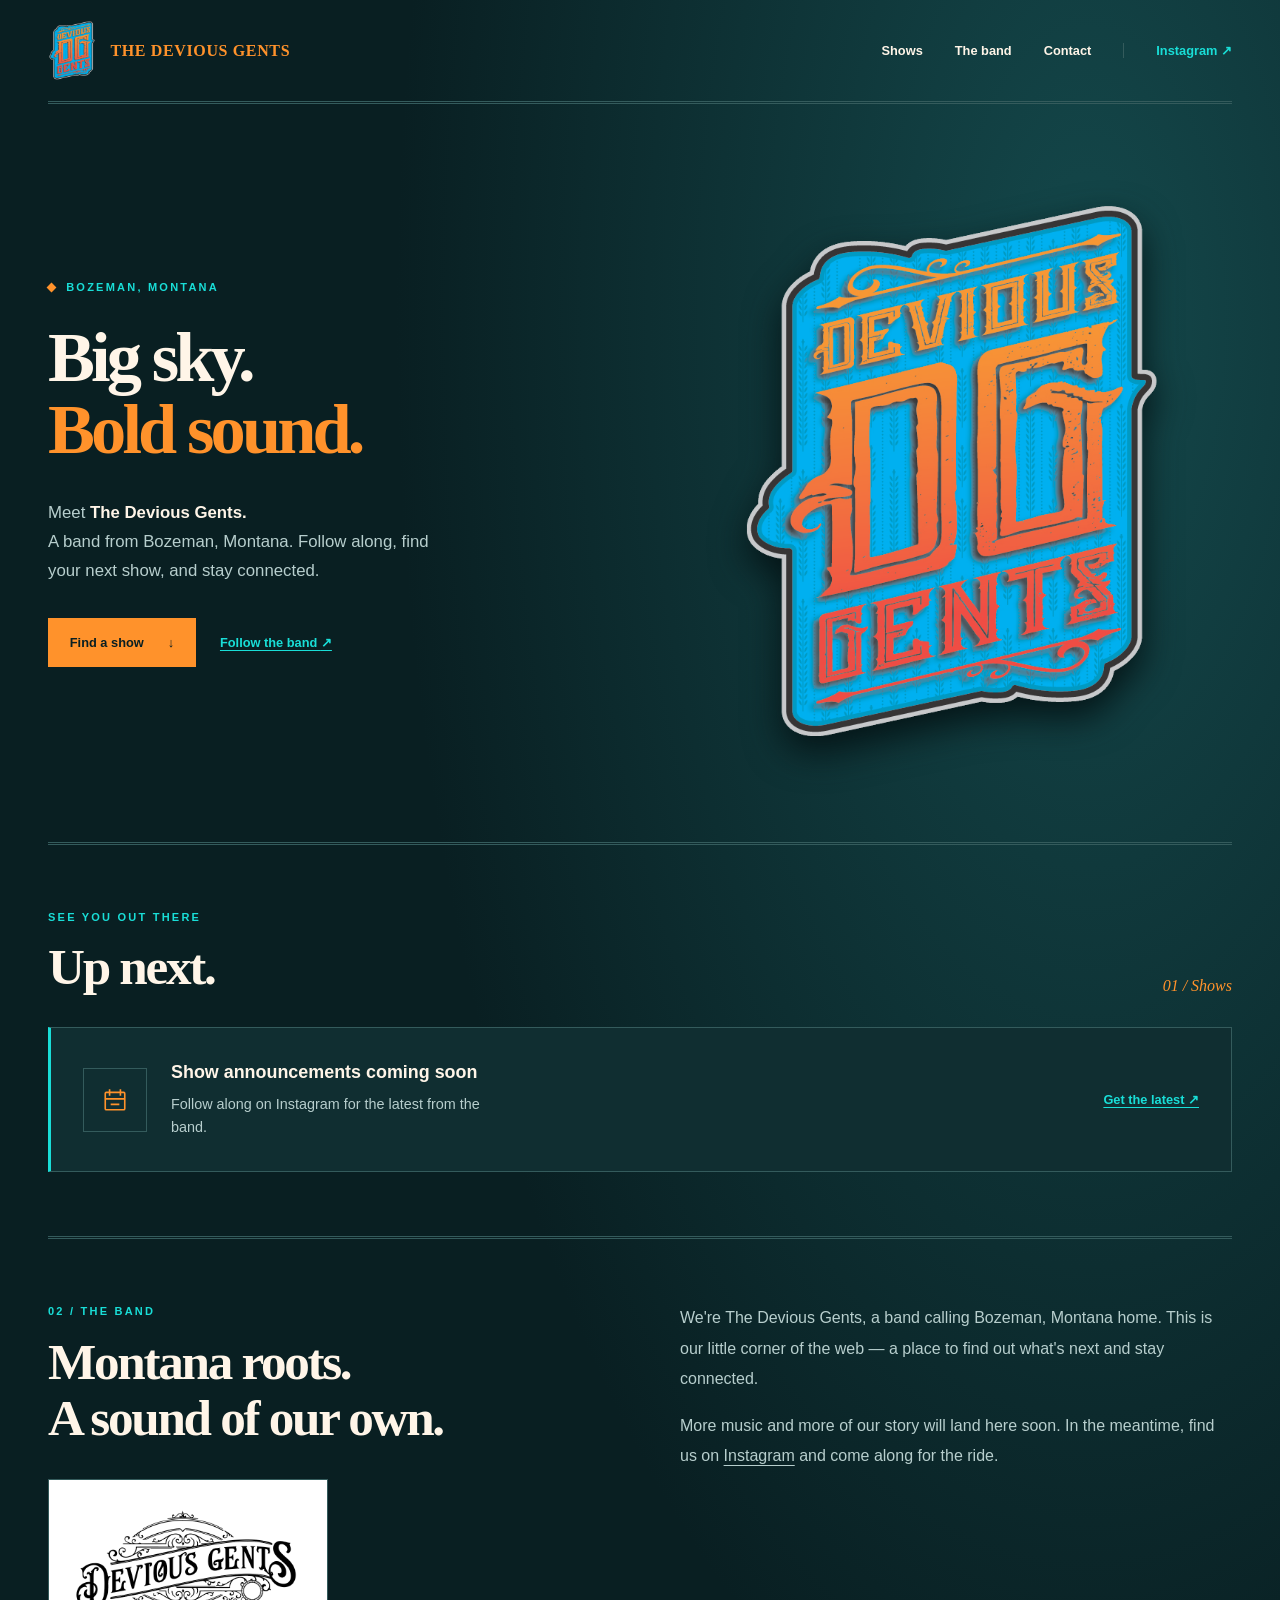
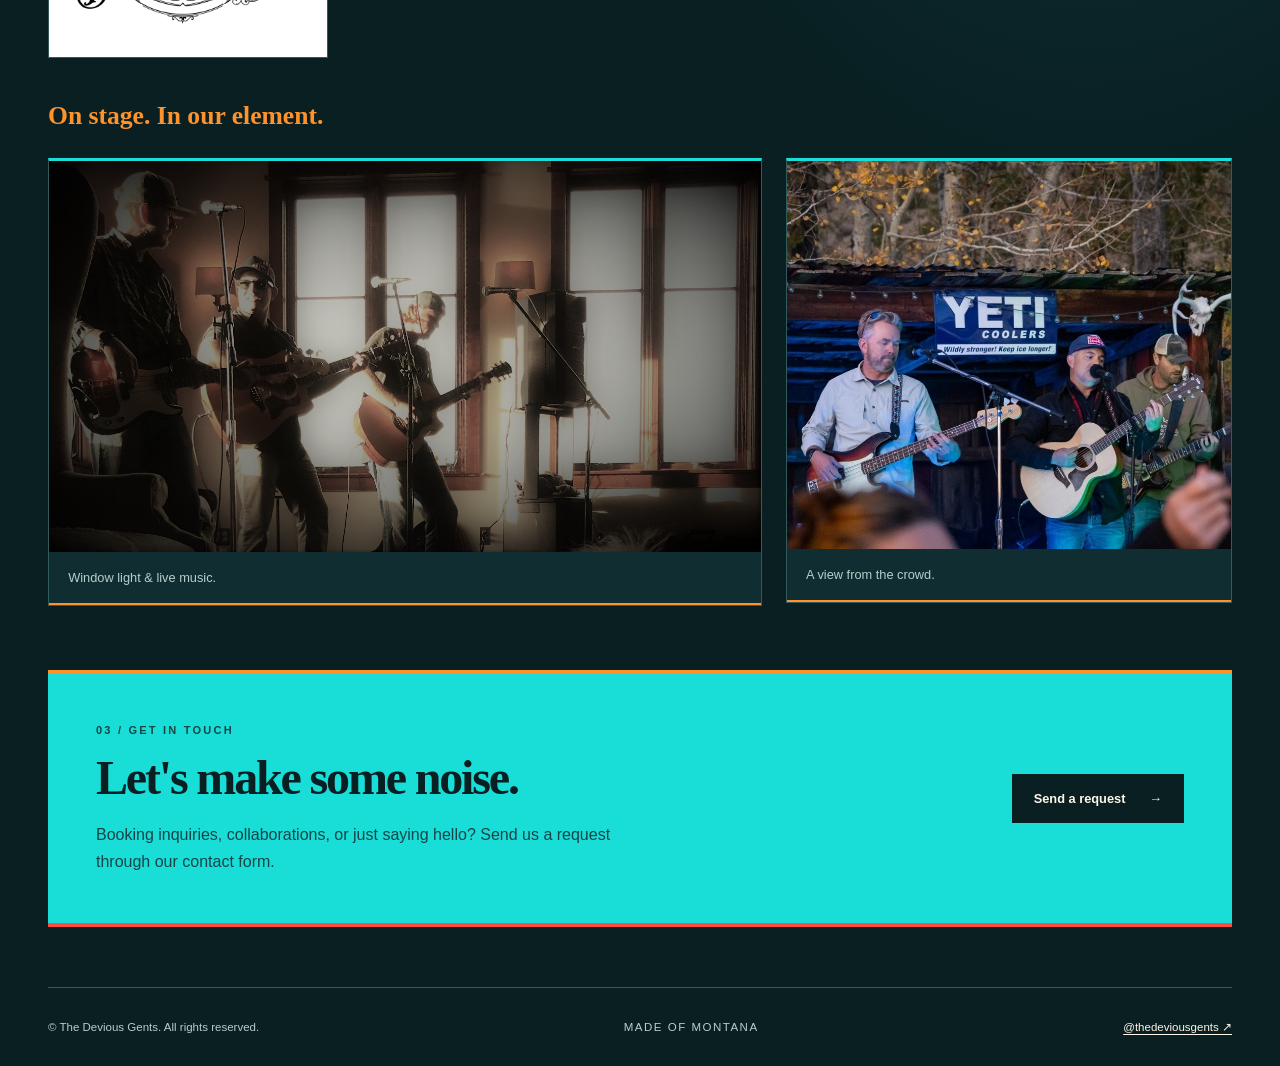
<file: index.html>
<!doctype html>
<html lang="en">
  <head>
    <meta charset="utf-8">
    <meta name="viewport" content="width=device-width, initial-scale=1">
    <meta name="description" content="Meet The Devious Gents, a band from Bozeman, Montana. Find show announcements, follow the band, and send us a booking request or message.">
    <meta name="color-scheme" content="dark">
    <meta name="theme-color" content="#091f22">
    <meta property="og:type" content="website">
    <meta property="og:title" content="The Devious Gents | Bozeman, Montana">
    <meta property="og:description" content="From Bozeman, with sound. Show announcements, band updates, and more from The Devious Gents.">
    <meta property="og:url" content="https://thedeviousgents.com/">
    <meta property="og:image" content="https://thedeviousgents.com/assets/images/devious-gents-color.jpg">
    <meta property="og:image:alt" content="The Devious Gents primary turquoise, orange, and red logo">
    <title>The Devious Gents | Bozeman, Montana</title>
    <style>
      :root {
        --bg: #091f22;
        --panel: #102e31;
        --paper: #fff5e8;
        --muted: #b7cecd;
        --turquoise: #19ded7;
        --orange: #ff922b;
        --red: #ff4d3d;
        --line: #345b5c;
      }
      * { box-sizing: border-box; }
      html { scroll-behavior: smooth; scroll-padding-top: 2rem; }
      body {
        margin: 0;
        background: radial-gradient(ellipse at 85% 12%, #14484b 0, transparent 45%), var(--bg);
        color: var(--paper);
        font-family: Arial, Helvetica, sans-serif;
        -webkit-font-smoothing: antialiased;
      }
      a { color: inherit; text-underline-offset: .25em; }
      a:focus-visible { outline: 2px solid var(--orange); outline-offset: 6px; }
      ::selection { background: var(--turquoise); color: var(--bg); }
      .container { width: min(1200px, calc(100% - 6rem)); margin-inline: auto; }
      .skip-link {
        position: fixed;
        top: -5rem;
        left: 1rem;
        padding: 1rem;
        z-index: 10;
        background: var(--paper);
        color: var(--bg);
      }
      .skip-link:focus { top: 1rem; }
      .site-header {
        min-height: 104px;
        display: flex;
        align-items: center;
        justify-content: space-between;
        gap: 2rem;
        border-bottom: 3px double var(--line);
      }
      .wordmark {
        display: inline-flex;
        align-items: center;
        gap: .9rem;
        text-decoration: none;
        font-family: Georgia, "Times New Roman", serif;
        font-size: 1rem;
        font-weight: 800;
        letter-spacing: .04em;
        text-transform: uppercase;
      }
      .wordmark img { display: block; width: 48px; height: auto; }
      .wordmark span { color: var(--orange); }
      nav { display: flex; align-items: center; gap: 2rem; }
      nav a {
        text-decoration: none;
        font-size: .8rem;
        font-weight: 700;
        transition: color .2s;
      }
      nav a:hover, .text-link:hover { color: var(--orange); }
      nav .social-link { border-left: 1px solid var(--line); padding-left: 2rem; color: var(--turquoise); }
      .eyebrow {
        margin: 0 0 1.5rem;
        color: var(--turquoise);
        font-size: .69rem;
        font-weight: 700;
        line-height: 1.6;
        letter-spacing: .2em;
        text-transform: uppercase;
      }
      .hero {
        display: grid;
        grid-template-columns: 1fr 1fr;
        align-items: center;
        gap: 4rem;
        padding-block: 5rem;
      }
      .location { display: flex; align-items: center; gap: .7rem; }
      .location::before { content: ""; width: 7px; height: 7px; background: var(--orange); transform: rotate(45deg); }
      h1 {
        margin: 0;
        font-family: Georgia, "Times New Roman", serif;
        font-size: clamp(3rem, 5.5vw, 5.5rem);
        font-weight: 700;
        line-height: 1.03;
        letter-spacing: -.055em;
      }
      h1 span { display: block; color: var(--orange); }
      .hero-copy strong { color: var(--paper); }
      .hero-copy {
        max-width: 24rem;
        margin: 2rem 0;
        color: var(--muted);
        font-size: 1.05rem;
        line-height: 1.75;
      }
      .actions { display: flex; flex-wrap: wrap; align-items: center; gap: 1.5rem; }
      .button {
        display: inline-flex;
        align-items: center;
        justify-content: center;
        gap: 1.5rem;
        min-height: 49px;
        padding: .9rem 1.3rem;
        border: 1px solid var(--orange);
        background: var(--orange);
        color: var(--bg);
        font-size: .8rem;
        font-weight: 700;
        text-decoration: none;
        transition: background .2s, border-color .2s;
      }
      .button:hover { background: var(--turquoise); border-color: var(--turquoise); }
      .text-link { color: var(--turquoise); font-size: .8rem; font-weight: 700; transition: color .2s; }
      .hero-logo {
        width: min(100%, 440px);
        justify-self: center;
        margin: 0;
      }
      .primary-logo {
        display: block;
        width: 100%;
        height: auto;
        filter: drop-shadow(0 16px 18px #041416);
      }
      .section { padding-block: 4rem; border-top: 3px double var(--line); }
      .section-heading { display: flex; justify-content: space-between; align-items: end; gap: 2rem; margin-bottom: 2rem; }
      .section-heading .eyebrow, .about .eyebrow { margin-bottom: .8rem; }
      h2 { margin: 0; font-family: Georgia, "Times New Roman", serif; font-size: clamp(2rem, 4vw, 3.25rem); line-height: 1.1; letter-spacing: -.045em; }
      .section-number { margin: 0; color: var(--orange); font: italic 1rem Georgia, serif; }
      .show-card {
        display: flex;
        align-items: center;
        justify-content: space-between;
        gap: 2rem;
        padding: 2rem;
        background: var(--panel);
        border: 1px solid var(--line);
        border-left: 3px solid var(--turquoise);
      }
      .show-info { display: flex; align-items: center; gap: 1.5rem; }
      .show-icon {
        display: grid;
        place-items: center;
        flex: 0 0 64px;
        height: 64px;
        border: 1px solid var(--line);
        color: var(--orange);
      }
      h3 { margin: 0; font-size: 1.12rem; line-height: 1.4; }
      .show-card p { margin: .5rem 0 0; color: var(--muted); font-size: .9rem; line-height: 1.6; }
      .show-card .text-link { flex-shrink: 0; }
      .about { display: grid; grid-template-columns: 1fr 1fr; gap: 2.5rem 5rem; align-items: start; }
      .band-logo {
        display: block;
        width: min(100%, 280px);
        height: auto;
        margin-top: 2rem;
        padding: 1rem;
        background: #fff;
        border: 1px solid var(--line);
      }
      .about-copy p { margin: 0; color: var(--muted); font-size: 1rem; line-height: 1.9; }
      .about-copy p + p { margin-top: 1rem; }
      .live-photos {
        grid-column: 1 / -1;
        display: grid;
        grid-template-columns: 1.6fr 1fr;
        gap: 1.5rem;
        align-items: start;
      }
      .live-photos h3 {
        grid-column: 1 / -1;
        font-family: Georgia, "Times New Roman", serif;
        font-size: 1.6rem;
        color: var(--orange);
      }
      .live-photos figure {
        min-width: 0;
        margin: 0;
        border: 1px solid var(--line);
        border-top: 3px solid var(--turquoise);
        background: var(--panel);
      }
      .live-photos img { display: block; width: 100%; height: auto; }
      .live-photos figcaption {
        padding: 1rem 1.2rem;
        border-bottom: 2px solid var(--orange);
        color: var(--muted);
        font-size: .8rem;
        line-height: 1.5;
      }
      .contact {
        display: flex;
        justify-content: space-between;
        align-items: center;
        gap: 3rem;
        margin-bottom: 4rem;
        padding: 3rem;
        background: var(--turquoise);
        color: var(--bg);
        border-top: 4px solid var(--orange);
        box-shadow: 0 4px 0 var(--red);
      }
      .contact .eyebrow { margin-bottom: .8rem; color: #164447; }
      .contact h2 { font-size: clamp(2rem, 4vw, 3rem); }
      .contact p:not(.eyebrow) { max-width: 33rem; margin: 1rem 0 0; color: #164447; line-height: 1.7; }
      .contact .button { flex-shrink: 0; background: var(--bg); border-color: var(--bg); color: var(--paper); }
      .contact .button:hover { background: #164447; }
      .site-footer {
        display: flex;
        justify-content: space-between;
        align-items: center;
        flex-wrap: wrap;
        gap: 1.5rem;
        padding-block: 2rem;
        border-top: 1px solid var(--line);
        color: var(--muted);
        font-size: .72rem;
      }
      .site-footer p { margin: 0; }
      .site-footer a { color: var(--paper); }
      .footer-location { letter-spacing: .13em; text-transform: uppercase; }
      @media (min-width: 1500px) { .hero { padding-block: 6rem; } }
      @media (max-width: 900px) {
        .container { width: calc(100% - 3rem); }
        .hero { gap: 2.5rem; padding-block: 4rem; }
        h1 { font-size: clamp(2.5rem, 5.3vw, 4rem); }
        nav { gap: 1.2rem; }
        nav .social-link { padding-left: 1.2rem; }
        .about { gap: 2.5rem; }
        .contact { padding: 2rem; }
      }
      @media (max-width: 640px) {
        .container { width: calc(100% - 2.5rem); }
        .site-header { min-height: 100px; flex-wrap: wrap; justify-content: center; gap: 1.1rem; padding-block: 1.3rem; }
        .wordmark { font-size: .8rem; }
        nav { width: 100%; justify-content: center; gap: 1.5rem; }
        nav a { min-height: 28px; display: inline-flex; align-items: center; font-size: .75rem; }
        nav .social-link { padding-left: 1.5rem; }
        .hero { grid-template-columns: 1fr; gap: 3.5rem; padding-block: 3.5rem; }
        h1 { font-size: clamp(2.8rem, 12vw, 4.5rem); }
        .hero-copy { max-width: 28rem; }
        .hero-logo { width: min(100% - 1.5rem, 350px); justify-self: center; grid-row: 1; }
        .section { padding-block: 3rem; }
        .show-card { align-items: start; flex-direction: column; padding: 1.4rem; gap: 1.5rem; }
        .show-info { align-items: start; gap: 1rem; }
        .show-icon { flex-basis: 48px; height: 48px; }
        .about { grid-template-columns: 1fr; gap: 1.5rem; }
        .live-photos { grid-template-columns: 1fr; }
        .contact { flex-direction: column; align-items: start; gap: 1.5rem; padding: 1.75rem; margin-bottom: 3rem; }
        .site-footer { align-items: start; flex-direction: column; gap: 1rem; }
      }
      @media (prefers-reduced-motion: reduce) {
        html { scroll-behavior: auto; }
        a { transition: none !important; }
      }
    </style>
  </head>
  <body>
    <a class="skip-link" href="#main">Skip to content</a>
    <header class="site-header container">
      <a class="wordmark" href="#" aria-label="The Devious Gents home">
        <img src="assets/images/devious-gents-badge-transparent.png" width="595" height="781" alt="">
        <span>The Devious Gents</span>
      </a>
      <nav aria-label="Main navigation">
        <a href="#shows">Shows</a>
        <a href="#band">The band</a>
        <a href="contact.html">Contact</a>
        <a class="social-link" href="https://www.instagram.com/thedeviousgents/">Instagram <span aria-hidden="true">&#8599;</span></a>
      </nav>
    </header>
    <main id="main" class="container">
      <section class="hero" aria-labelledby="hero-title">
        <div>
          <p class="eyebrow location">Bozeman, Montana</p>
          <h1 id="hero-title">Big sky.<span>Bold sound.</span></h1>
          <p class="hero-copy">Meet <strong>The Devious Gents.</strong><br>A band from Bozeman, Montana. Follow along, find your next show, and stay connected.</p>
          <div class="actions">
            <a class="button" href="#shows">Find a show <span aria-hidden="true">&#8595;</span></a>
            <a class="text-link" href="https://www.instagram.com/thedeviousgents/">Follow the band <span aria-hidden="true">&#8599;</span></a>
          </div>
        </div>
        <div class="hero-logo">
          <img class="primary-logo" src="assets/images/devious-gents-badge-transparent.png" width="595" height="781" alt="The Devious Gents colorful badge with turquoise, orange, and red lettering" fetchpriority="high">
        </div>
      </section>

      <section id="shows" class="section" aria-labelledby="shows-title">
        <div class="section-heading">
          <div><p class="eyebrow">See you out there</p><h2 id="shows-title">Up next.</h2></div>
          <p class="section-number" aria-hidden="true">01 / Shows</p>
        </div>
        <div class="show-card">
          <div class="show-info">
            <div class="show-icon" aria-hidden="true">
              <svg width="26" height="26" viewBox="0 0 24 24" fill="none" stroke="currentColor" stroke-width="1.5">
                <rect x="3" y="5" width="18" height="16" rx="1"/>
                <path d="M7 2v6m10-6v6M3 11h18m-13 5h8"/>
              </svg>
            </div>
            <div><h3>Show announcements coming soon</h3><p>Follow along on Instagram for the latest from the band.</p></div>
          </div>
          <a class="text-link" href="https://www.instagram.com/thedeviousgents/">Get the latest <span aria-hidden="true">&#8599;</span></a>
        </div>
      </section>

      <section id="band" class="section about" aria-labelledby="band-title">
        <div>
          <p class="eyebrow">02 / The band</p>
          <h2 id="band-title">Montana roots.<br>A sound of our own.</h2>
          <img class="band-logo" src="assets/images/devious-gents-logo.png" width="700" height="414" alt="The Devious Gents ornamental black-and-white logo" loading="lazy" decoding="async">
        </div>
        <div class="about-copy">
          <p>We're The Devious Gents, a band calling Bozeman, Montana home. This is our little corner of the web &mdash; a place to find out what's next and stay connected.</p>
          <p>More music and more of our story will land here soon. In the meantime, find us on <a href="https://www.instagram.com/thedeviousgents/">Instagram</a> and come along for the ride.</p>
        </div>
        <div class="live-photos" role="group" aria-labelledby="photos-title">
          <h3 id="photos-title">On stage. In our element.</h3>
          <figure>
            <img src="assets/images/window-light-vignette.jpg" width="1399" height="768" alt="The Devious Gents playing bass and acoustic guitars beside sunlit windows" loading="lazy" decoding="async">
            <figcaption>Window light &amp; live music.</figcaption>
          </figure>
          <figure>
            <img src="assets/images/crowd-view.jpg" width="879" height="768" alt="A view from the crowd of The Devious Gents performing outdoors with bass and acoustic guitars" loading="lazy" decoding="async">
            <figcaption>A view from the crowd.</figcaption>
          </figure>
        </div>
      </section>

      <section id="contact" class="contact" aria-labelledby="contact-title">
        <div>
          <p class="eyebrow">03 / Get in touch</p>
          <h2 id="contact-title">Let's make some noise.</h2>
          <p>Booking inquiries, collaborations, or just saying hello? Send us a request through our contact form.</p>
        </div>
        <a class="button" href="contact.html">Send a request <span aria-hidden="true">&#8594;</span></a>
      </section>
    </main>
    <footer class="site-footer container">
      <p>&copy; The Devious Gents. All rights reserved.</p>
      <p class="footer-location">Made of Montana</p>
      <a href="https://www.instagram.com/thedeviousgents/">@thedeviousgents <span aria-hidden="true">&#8599;</span></a>
    </footer>
  </body>
</html>
</file>
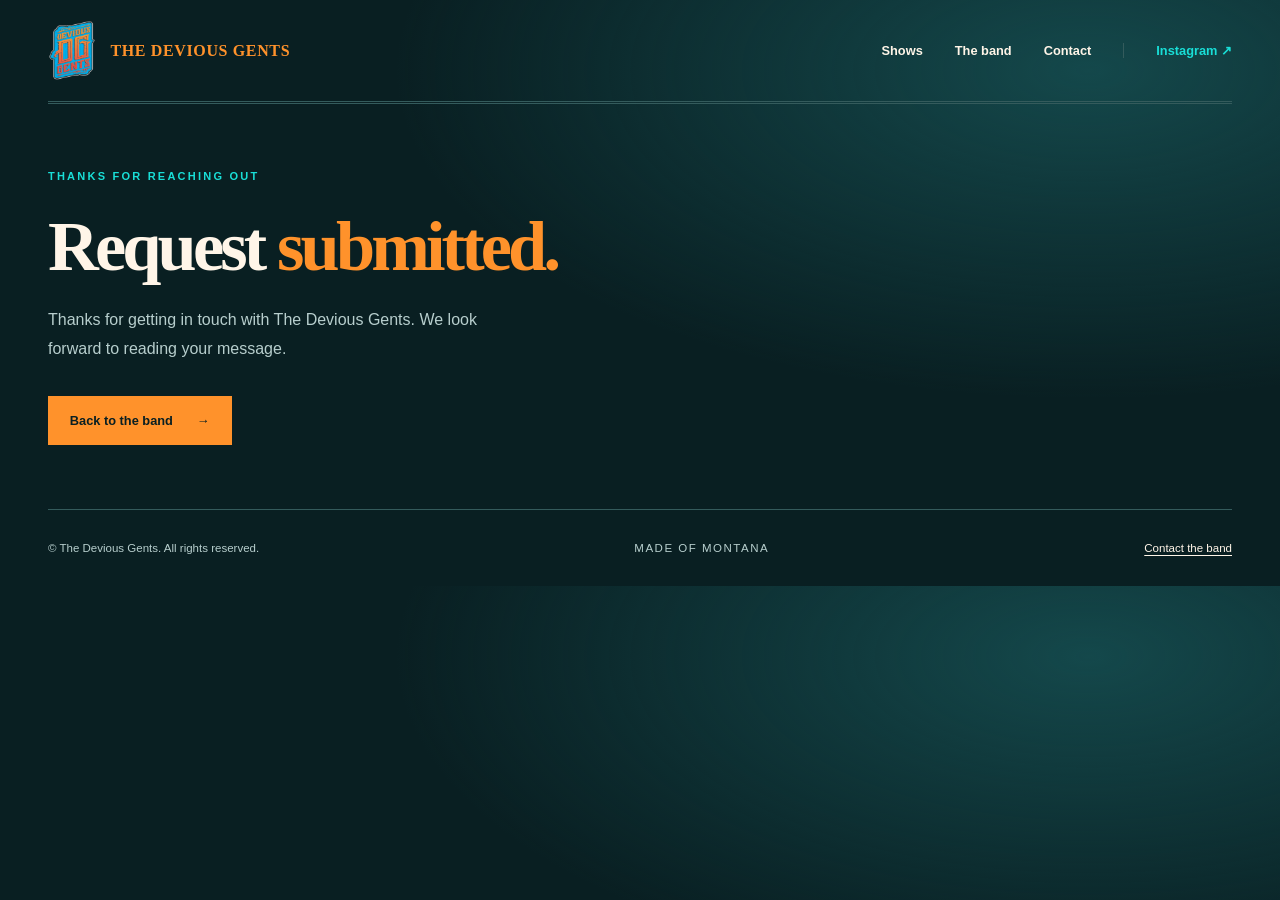
<file: contact-thanks.html>
<!doctype html>
<html lang="en">
  <head>
    <meta charset="utf-8">
    <meta name="viewport" content="width=device-width, initial-scale=1">
    <meta name="robots" content="noindex">
    <meta name="color-scheme" content="dark">
    <meta name="theme-color" content="#091f22">
    <title>Thank you | The Devious Gents</title>
    <link rel="stylesheet" href="assets/contact.css">
  </head>
  <body>
    <a class="skip-link" href="#main">Skip to content</a>
    <header class="site-header container">
      <a class="wordmark" href="index.html" aria-label="The Devious Gents home">
        <img src="assets/images/devious-gents-badge-transparent.png" width="595" height="781" alt="">
        <span>The Devious Gents</span>
      </a>
      <nav aria-label="Main navigation">
        <a href="index.html#shows">Shows</a>
        <a href="index.html#band">The band</a>
        <a href="contact.html">Contact</a>
        <a class="social-link" href="https://www.instagram.com/thedeviousgents/">Instagram <span aria-hidden="true">&#8599;</span></a>
      </nav>
    </header>
    <main id="main" class="container">
      <p class="eyebrow">Thanks for reaching out</p>
      <h1>Request <span>submitted.</span></h1>
      <p class="intro">Thanks for getting in touch with The Devious Gents. We look forward to reading your message.</p>
      <a class="button" href="index.html">Back to the band <span aria-hidden="true">&#8594;</span></a>
    </main>
    <footer class="site-footer container">
      <p>&copy; The Devious Gents. All rights reserved.</p>
      <p class="footer-location">Made of Montana</p>
      <a href="contact.html">Contact the band</a>
    </footer>
  </body>
</html>
</file>
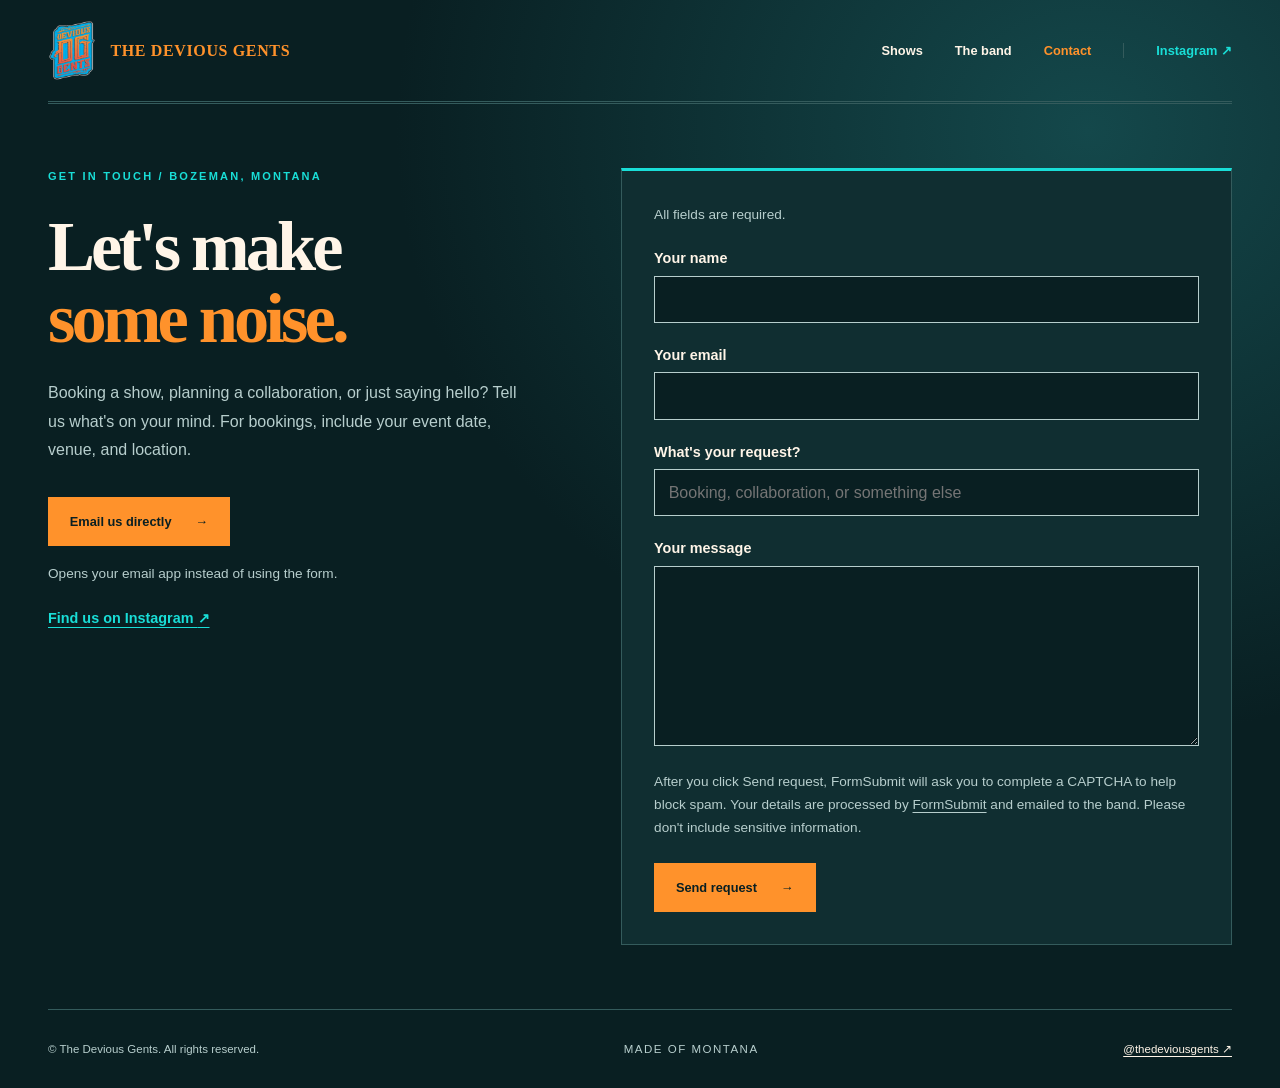
<file: contact.html>
<!doctype html>
<html lang="en">
  <head>
    <meta charset="utf-8">
    <meta name="viewport" content="width=device-width, initial-scale=1">
    <meta name="description" content="Contact The Devious Gents in Bozeman, Montana for booking inquiries, collaborations, or a hello.">
    <meta name="color-scheme" content="dark">
    <meta name="theme-color" content="#091f22">
    <meta property="og:type" content="website">
    <meta property="og:title" content="Contact | The Devious Gents">
    <meta property="og:description" content="Booking inquiries, collaborations, or just saying hello? Send The Devious Gents a request.">
    <meta property="og:url" content="https://thedeviousgents.com/contact.html">
    <meta property="og:image" content="https://thedeviousgents.com/assets/images/devious-gents-color.jpg">
    <meta property="og:image:alt" content="The Devious Gents primary turquoise, orange, and red logo">
    <title>Contact | The Devious Gents</title>
    <link rel="stylesheet" href="assets/contact.css">
  </head>
  <body>
    <a class="skip-link" href="#main">Skip to content</a>
    <header class="site-header container">
      <a class="wordmark" href="index.html" aria-label="The Devious Gents home">
        <img src="assets/images/devious-gents-badge-transparent.png" width="595" height="781" alt="">
        <span>The Devious Gents</span>
      </a>
      <nav aria-label="Main navigation">
        <a href="index.html#shows">Shows</a>
        <a href="index.html#band">The band</a>
        <a href="contact.html" aria-current="page">Contact</a>
        <a class="social-link" href="https://www.instagram.com/thedeviousgents/">Instagram <span aria-hidden="true">&#8599;</span></a>
      </nav>
    </header>
    <main id="main" class="container contact-layout">
      <div>
        <p class="eyebrow">Get in touch / Bozeman, Montana</p>
        <h1>Let's make<br><span>some noise.</span></h1>
        <p class="intro">Booking a show, planning a collaboration, or just saying hello? Tell us what's on your mind. For bookings, include your event date, venue, and location.</p>
        <p><a class="button" href="mailto:raanders+thedeviousgents@hotmail.com">Email us directly <span aria-hidden="true">&#8594;</span></a></p>
        <p class="form-note">Opens your email app instead of using the form.</p>
        <a class="text-link" href="https://www.instagram.com/thedeviousgents/">Find us on Instagram <span aria-hidden="true">&#8599;</span></a>
      </div>
      <form class="contact-form" action="https://formsubmit.co/raanders+thedeviousgents@hotmail.com" method="post" aria-label="Contact request" aria-describedby="form-note captcha-note">
        <input type="hidden" name="_subject" value="New request for The Devious Gents">
        <input type="hidden" name="_template" value="table">
        <input type="hidden" name="_captcha" value="true">
        <input type="hidden" name="_next" value="https://thedeviousgents.com/contact-thanks.html">
        <p id="form-note" class="form-note">All fields are required.</p>
        <div class="field">
          <label for="name">Your name</label>
          <input id="name" name="name" type="text" autocomplete="name" maxlength="120" required>
        </div>
        <div class="field">
          <label for="email">Your email</label>
          <input id="email" name="email" type="email" autocomplete="email" maxlength="254" required>
        </div>
        <div class="field">
          <label for="request">What's your request?</label>
          <input id="request" name="request" type="text" maxlength="200" placeholder="Booking, collaboration, or something else" required>
        </div>
        <div class="field">
          <label for="message">Your message</label>
          <textarea id="message" name="message" rows="7" maxlength="5000" required></textarea>
        </div>
        <p id="captcha-note" class="form-note">After you click Send request, FormSubmit will ask you to complete a CAPTCHA to help block spam. Your details are processed by <a href="https://formsubmit.co/privacy.pdf">FormSubmit</a> and emailed to the band. Please don't include sensitive information.</p>
        <button class="button" type="submit">Send request <span aria-hidden="true">&#8594;</span></button>
      </form>
    </main>
    <footer class="site-footer container">
      <p>&copy; The Devious Gents. All rights reserved.</p>
      <p class="footer-location">Made of Montana</p>
      <a href="https://www.instagram.com/thedeviousgents/">@thedeviousgents <span aria-hidden="true">&#8599;</span></a>
    </footer>
  </body>
</html>
</file>
<file: assets/contact.css>
:root {
  --bg: #091f22;
  --panel: #102e31;
  --paper: #fff5e8;
  --muted: #b7cecd;
  --turquoise: #19ded7;
  --orange: #ff922b;
  --line: #345b5c;
}
* { box-sizing: border-box; }
body {
  margin: 0;
  background: radial-gradient(ellipse at 85% 12%, #14484b 0, transparent 45%), var(--bg);
  color: var(--paper);
  font-family: Arial, Helvetica, sans-serif;
  -webkit-font-smoothing: antialiased;
}
a { color: inherit; text-underline-offset: .25em; }
a:focus-visible, button:focus-visible, input:focus-visible, textarea:focus-visible {
  outline: 2px solid var(--orange);
  outline-offset: 4px;
}
::selection { background: var(--turquoise); color: var(--bg); }
.container { width: min(1200px, calc(100% - 6rem)); margin-inline: auto; }
.skip-link {
  position: fixed;
  top: -5rem;
  left: 1rem;
  padding: 1rem;
  z-index: 10;
  background: var(--paper);
  color: var(--bg);
}
.skip-link:focus { top: 1rem; }
.site-header {
  min-height: 104px;
  display: flex;
  align-items: center;
  justify-content: space-between;
  gap: 2rem;
  border-bottom: 3px double var(--line);
}
.wordmark {
  display: inline-flex;
  align-items: center;
  gap: .9rem;
  color: var(--orange);
  text-decoration: none;
  font-family: Georgia, "Times New Roman", serif;
  font-size: 1rem;
  font-weight: 800;
  letter-spacing: .04em;
  text-transform: uppercase;
}
.wordmark img { display: block; width: 48px; height: auto; }
nav { display: flex; align-items: center; gap: 2rem; }
nav a { text-decoration: none; font-size: .8rem; font-weight: 700; }
nav a:hover, nav a[aria-current="page"] { color: var(--orange); }
nav .social-link { border-left: 1px solid var(--line); padding-left: 2rem; color: var(--turquoise); }
main { padding-block: 4rem; }
.contact-layout { display: grid; grid-template-columns: 1fr 1.2fr; gap: 4rem; align-items: start; }
.eyebrow {
  margin: 0 0 1.5rem;
  color: var(--turquoise);
  font-size: .69rem;
  font-weight: 700;
  line-height: 1.6;
  letter-spacing: .2em;
  text-transform: uppercase;
}
h1 {
  margin: 0;
  font-family: Georgia, "Times New Roman", serif;
  font-size: clamp(2.8rem, 5.5vw, 5rem);
  line-height: 1.03;
  letter-spacing: -.055em;
}
h1 span { color: var(--orange); }
.intro { max-width: 30rem; margin: 1.5rem 0 2rem; color: var(--muted); line-height: 1.8; }
.text-link { color: var(--turquoise); font-size: .9rem; font-weight: 700; }
.contact-form { min-width: 0; padding: 2rem; background: var(--panel); border: 1px solid var(--line); border-top: 3px solid var(--turquoise); }
.form-note { margin: 0 0 1.5rem; color: var(--muted); font-size: .85rem; line-height: 1.7; }
.field { margin-bottom: 1.5rem; }
label { display: block; margin-bottom: .6rem; font-size: .9rem; font-weight: 700; }
input, textarea {
  display: block;
  width: 100%;
  padding: .85rem;
  border: 1px solid var(--muted);
  border-radius: 0;
  background: var(--bg);
  color: var(--paper);
  font: inherit;
}
textarea { min-height: 180px; resize: vertical; }
.button {
  display: inline-flex;
  align-items: center;
  justify-content: center;
  gap: 1.5rem;
  min-height: 49px;
  padding: .9rem 1.3rem;
  border: 1px solid var(--orange);
  background: var(--orange);
  color: var(--bg);
  font: 700 .8rem Arial, Helvetica, sans-serif;
  text-decoration: none;
  cursor: pointer;
}
.button:hover { background: var(--turquoise); border-color: var(--turquoise); }
.site-footer {
  display: flex;
  justify-content: space-between;
  align-items: center;
  flex-wrap: wrap;
  gap: 1.5rem;
  padding-block: 2rem;
  border-top: 1px solid var(--line);
  color: var(--muted);
  font-size: .72rem;
}
.site-footer p { margin: 0; }
.site-footer a { color: var(--paper); }
.footer-location { letter-spacing: .13em; text-transform: uppercase; }
@media (max-width: 900px) {
  .container { width: calc(100% - 3rem); }
  .contact-layout { gap: 2.5rem; }
  nav { gap: 1.2rem; }
  nav .social-link { padding-left: 1.2rem; }
}
@media (max-width: 640px) {
  .container { width: calc(100% - 2.5rem); }
  .site-header { min-height: 100px; flex-wrap: wrap; justify-content: center; gap: 1.1rem; padding-block: 1.3rem; }
  .wordmark { font-size: .8rem; }
  nav { width: 100%; justify-content: center; gap: 1.5rem; }
  nav a { min-height: 28px; display: inline-flex; align-items: center; font-size: .75rem; }
  nav .social-link { padding-left: 1.5rem; }
  main { padding-block: 3rem; }
  .contact-layout { grid-template-columns: 1fr; gap: 2rem; }
  .contact-form { padding: 1.5rem; }
  .site-footer { align-items: start; flex-direction: column; gap: 1rem; }
}
</file>
